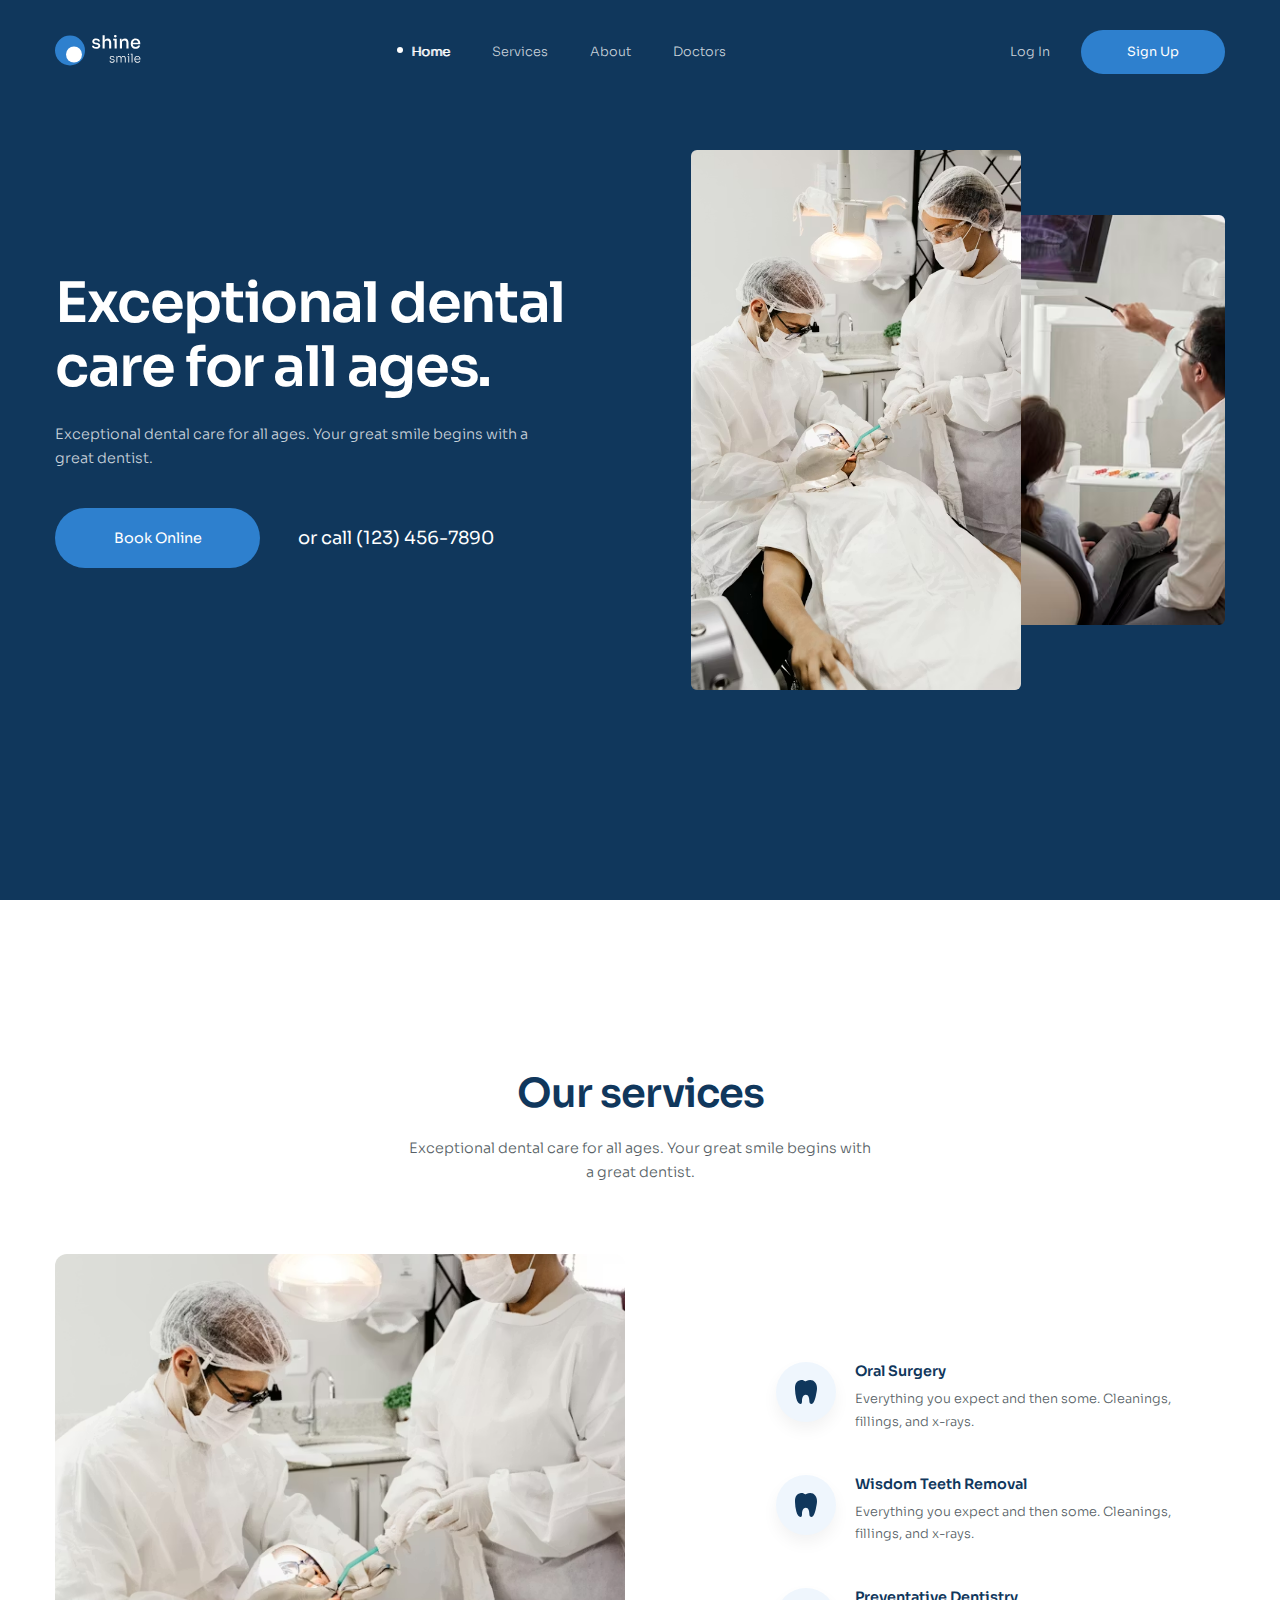
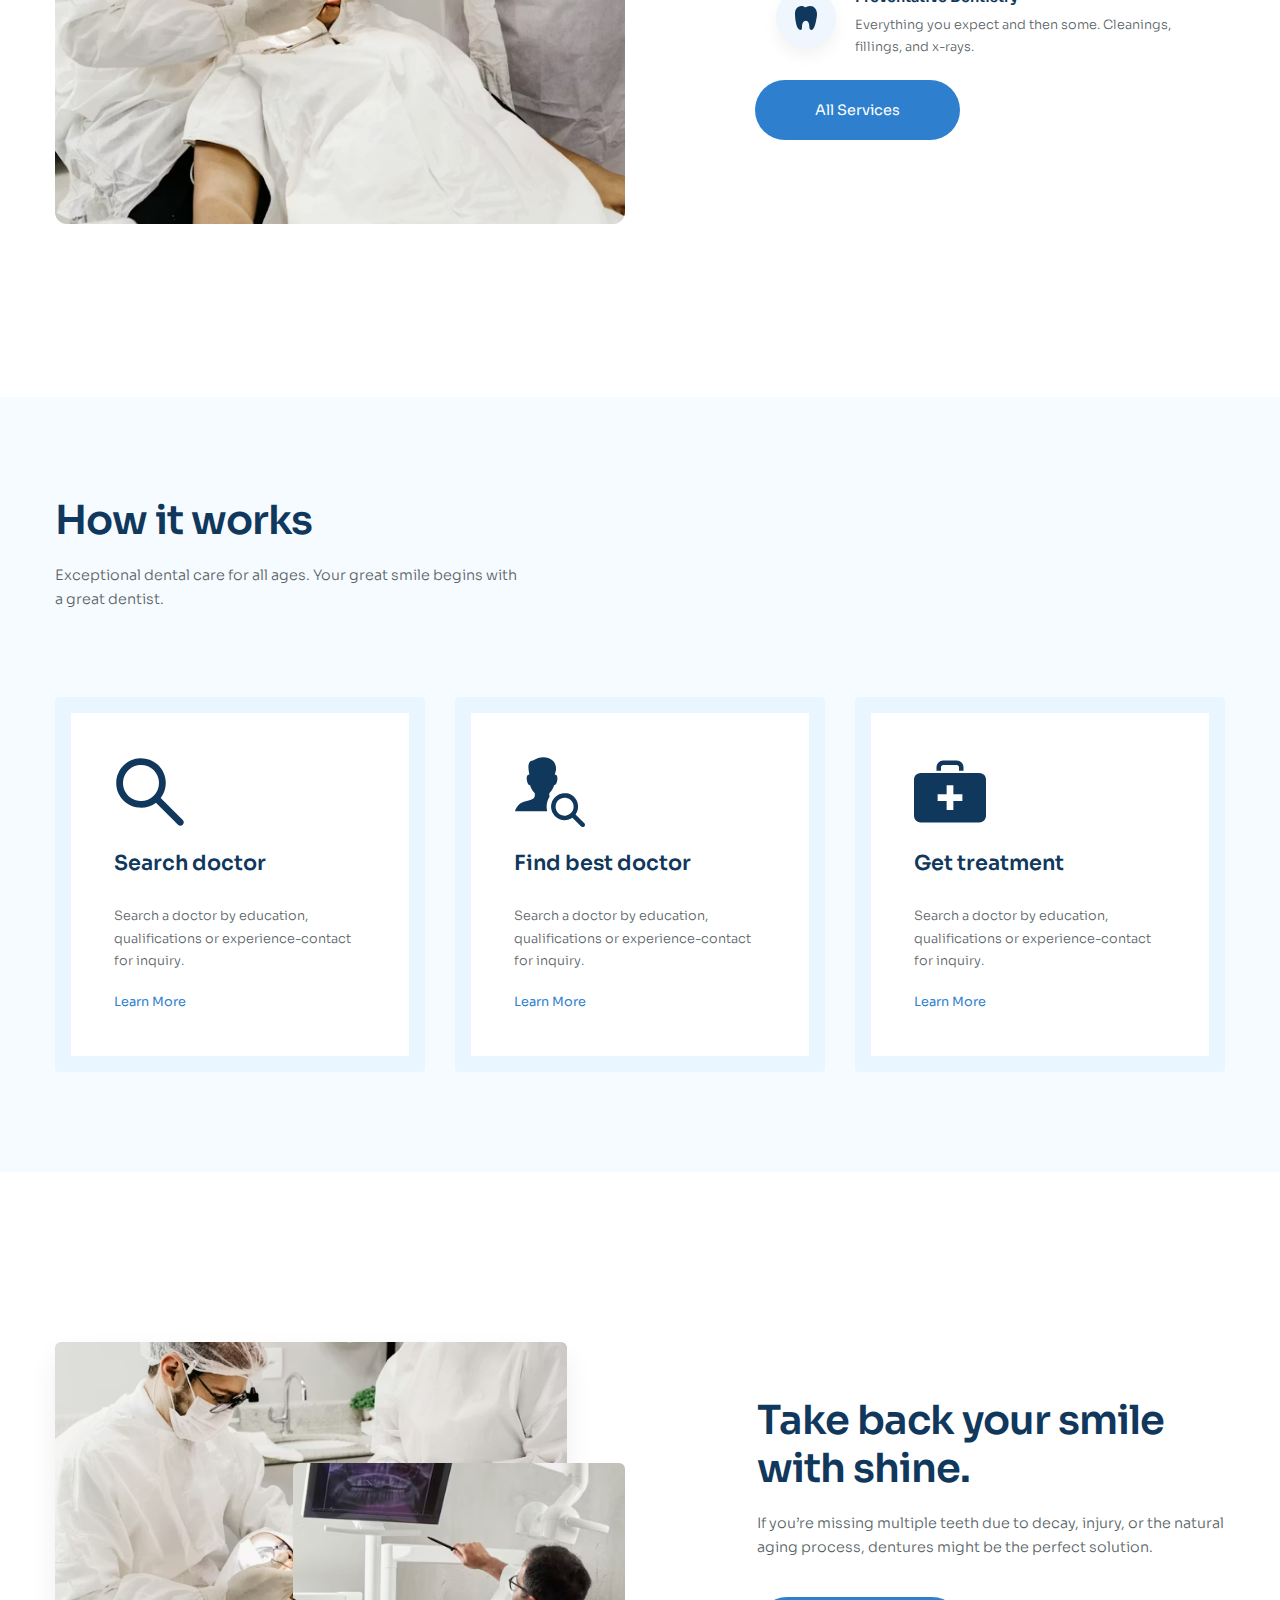
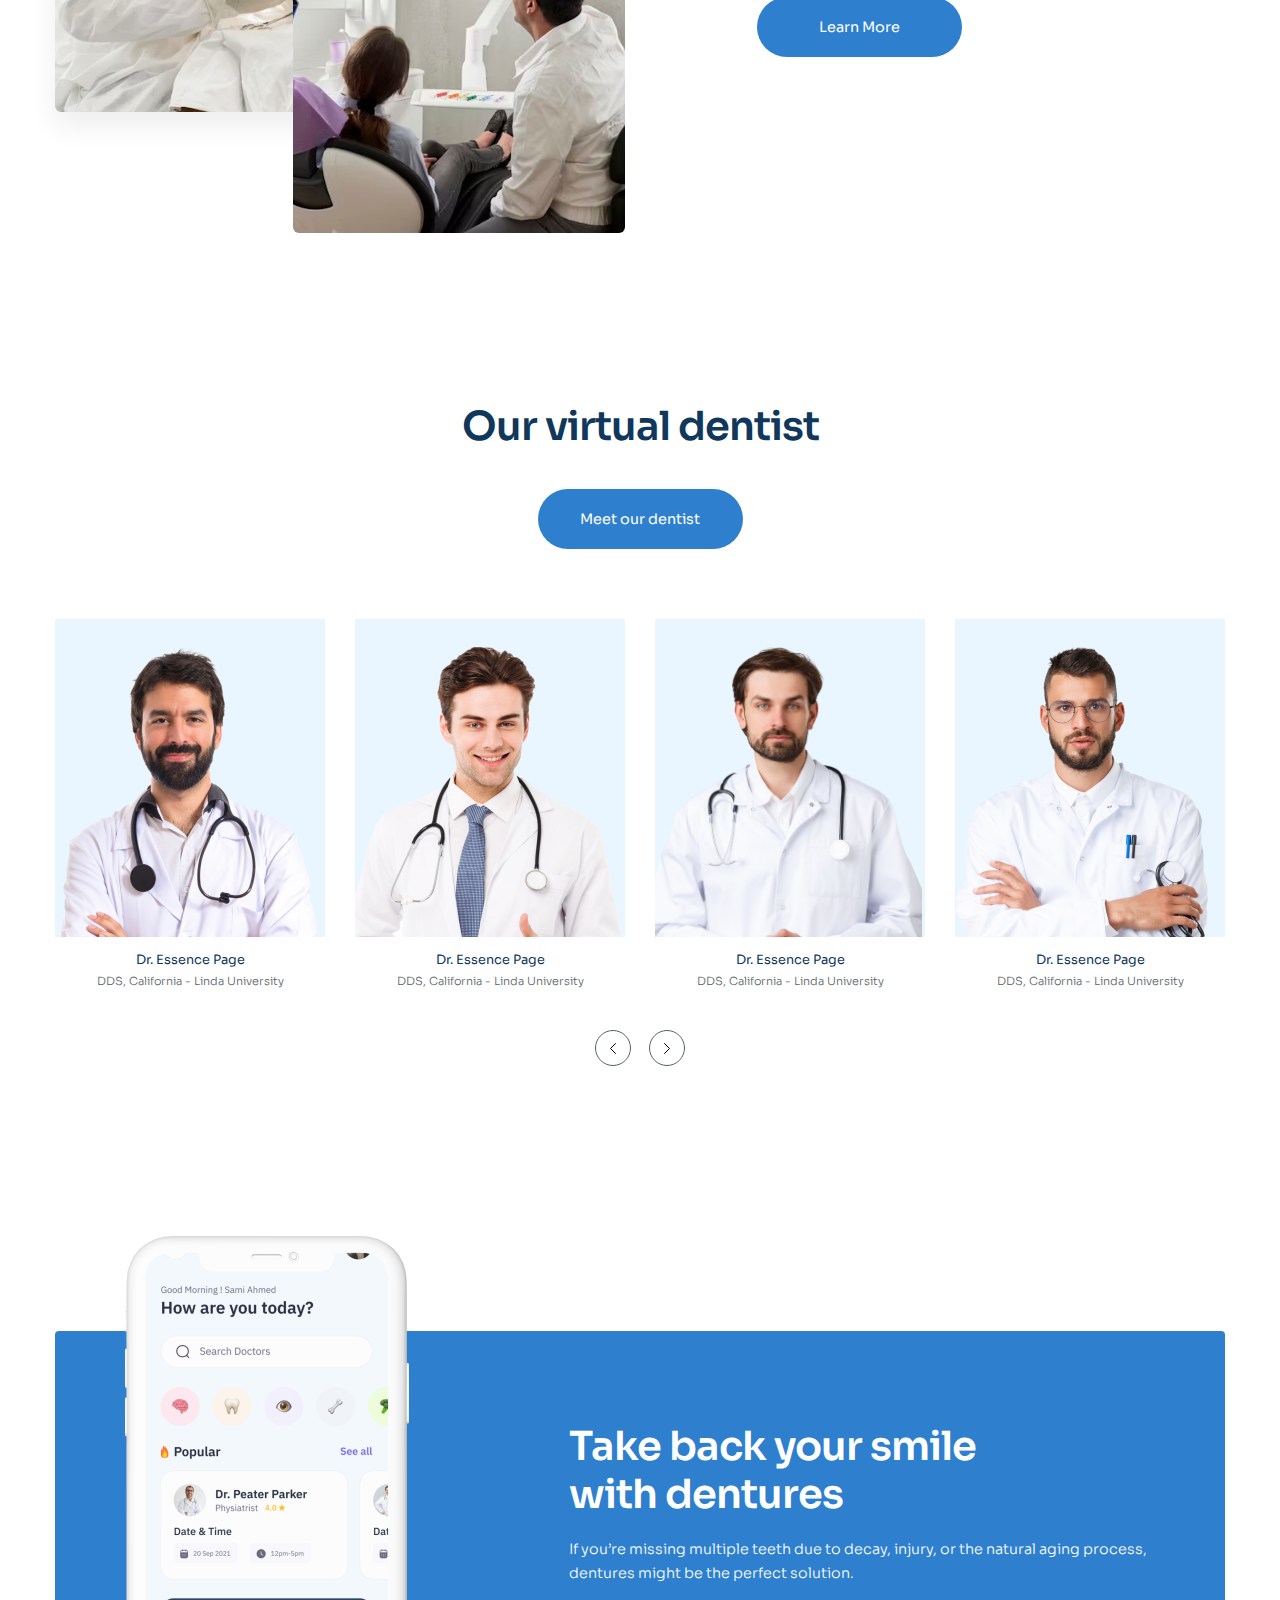
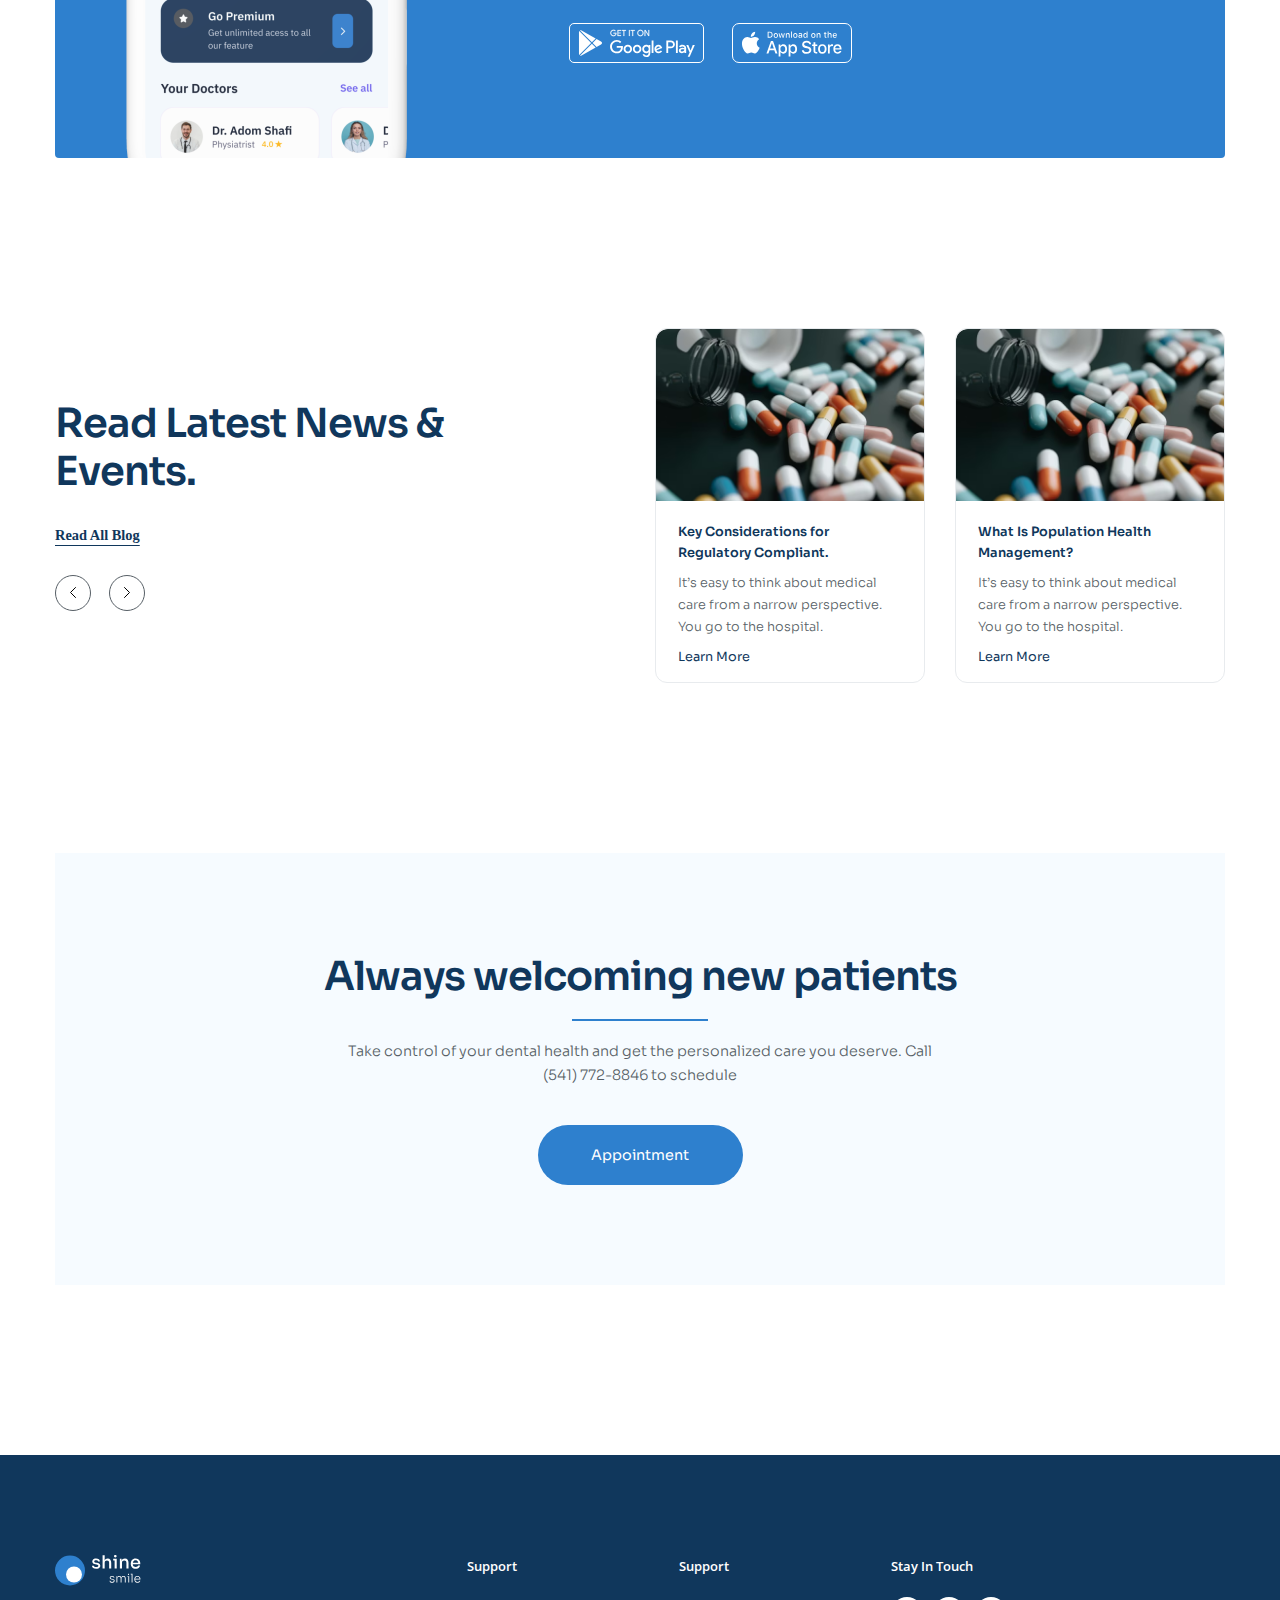
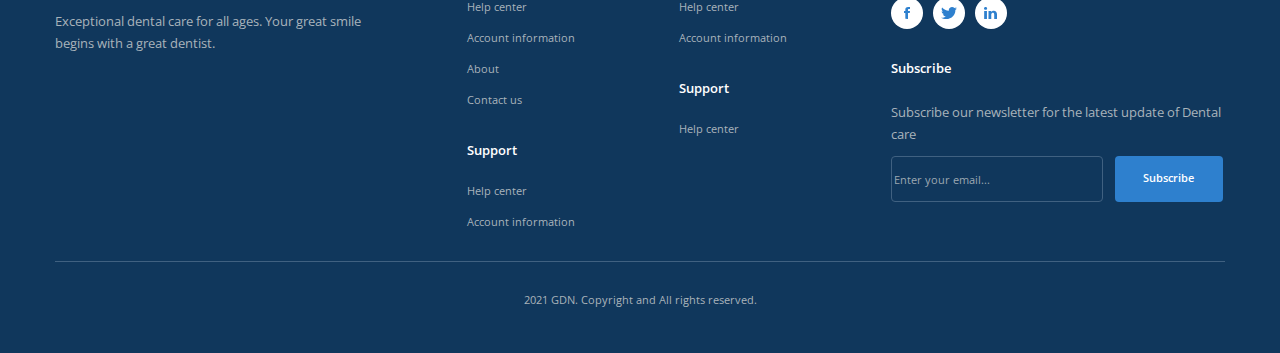
<file: index.html>
<!doctype html>
<html lang="en">
  <head>
    <meta charset="UTF-8" />
    <meta name="viewport" content="width=device-width, initial-scale=1.0" />
    <!-- font -->
    <link rel="preconnect" href="https://fonts.googleapis.com" />
    <link rel="preconnect" href="https://fonts.gstatic.com" crossorigin />
    <link
      href="https://fonts.googleapis.com/css2?family=Open+Sans:ital,wght@0,300..800;1,300..800&family=Sora:wght@100..800&display=swap"
      rel="stylesheet"
    />
    <!-- reset.css -->
    <link rel="stylesheet" href="./assets/css/reset.css" />
    <!-- style.css -->
    <link rel="stylesheet" href="./assets/css/style.css" />
    <title>shine smile</title>
  </head>
  <body>
    <!-- header -->
    <header class="header">
      <div class="container">
        <!-- thanh menu -->
        <div class="header-top">
          <!-- logo -->
          <a href="./"><img src="./assets/img/logo.svg" alt="shine smile" class="logo" /></a href="!#">
          <!-- nav -->
          <nav class="navbar">
            <ul class="navbar__list">
              <li class="navbar__item">
                <a href="#!" class="navbar__link navbar__link--active">Home</a>
              </li>
              <li class="navbar__item">
                <a href="#!" class="navbar__link">Services</a>
              </li>
              <li class="navbar__item">
                <a href="#!" class="navbar__link">About</a>
              </li>
              <li class="navbar__item">
                <a href="#!" class="navbar__link">Doctors</a>
              </li>
            </ul>
          </nav>
          <!-- cta-action -->
          <div class="header__action">
            <a href="./login.html" class="header__action--login">Log In</a>
            <a href="#!" class="btn header__action--signup">Sign Up</a>
          </div>
        </div>
        <!-- hero -->
         <section class="hero">
          <!-- hero left -->
           <section class="hero__content">
            <h1 class="hero__heading">Exceptional dental care for all ages.</h1>
            <p class="hero__desc">Exceptional dental care for all ages. Your great smile begins with a great dentist.</p>
            <div class="hero__row">
              <a href="#!" class="btn">Book Online</a>
              <span class="hero__phone">or call (123) 456-7890</span>
            </div>
           </section>
           <!-- hero right -->
            <div class="hero__media">
              <figure class="hero__images">
                <img src="./assets/img/hero-1.avif" alt="Exceptional dental care for all ages." class="hero__img hero__img--large">
                <img src="./assets/img/hero-2.avif" alt="Exceptional dental care for all ages." class="hero__img hero__img--small">
              </figure>
            </div>
         </section>
      </div>
    </header>
    <!-- main -->
     <main>
        <!-- service -->
        <section class="service">
         <div class="container">
            <h2 class="service__heading section-heading">Our services</h2>
            <p class="service__desc section-desc">Exceptional dental care for all ages. Your great smile begins with a great dentist.</p>
            <div class="service__row">
              <!-- service left -->
              <figure>
                <img src="./assets/img/hero-1.avif" alt="Our services" class="service__img">
              </figure>
              <!-- service right -->
               <div class="service__list">
                <!-- item1 -->
                 <section class="service__item">
                  <div class="service-item__icon">
                   <svg xmlns="http://www.w3.org/2000/svg" width="22" height="24" viewBox="0 0 22 24" fill="none">
                    <path d="M20.3598 2.63964C17.9506 -0.556131 14.2772 -0.568132 11.2481 1.10682C11.001 1.24657 10.7219 1.31411 10.4406 1.30222C10.1592 1.29033 9.88633 1.19945 9.65105 1.03931C8.49552 0.245717 7.29036 -0.316477 5.13904 0.207462C0.623408 1.3071 0 4.90379 0 8.99816C0.0797353 12.1602 0.500857 15.3032 1.25551 18.3683C2.11836 22.0168 3.90382 24 5.43354 24C6.96326 24 7.00963 22.2204 7.00963 20.8016C7.00963 19.2009 7.39505 14.8009 10.8642 14.8009C13.5317 14.8009 14.3333 18.4013 14.3333 20.8016C14.3329 23.095 15.1722 24 16.6628 24C19.5267 24 20.9796 15.3938 21.3719 13.1237C21.7642 10.8535 22.9882 6.12569 20.3598 2.63964Z" fill="currentColor"/>
                   </svg>
                  </div>
                  <div class="service-item__body">
                    <div class="service-item__heading">Oral Surgery</div>
                    <div class="service-item__desc">Everything you expect and then some. Cleanings, fillings, and x-rays.</div>
                  </div>
                 </section>
                <!-- item2 -->
                 <section class="service__item">
                  <div class="service-item__icon">
                   <svg xmlns="http://www.w3.org/2000/svg" width="22" height="24" viewBox="0 0 22 24" fill="none">
                    <path d="M20.3598 2.63964C17.9506 -0.556131 14.2772 -0.568132 11.2481 1.10682C11.001 1.24657 10.7219 1.31411 10.4406 1.30222C10.1592 1.29033 9.88633 1.19945 9.65105 1.03931C8.49552 0.245717 7.29036 -0.316477 5.13904 0.207462C0.623408 1.3071 0 4.90379 0 8.99816C0.0797353 12.1602 0.500857 15.3032 1.25551 18.3683C2.11836 22.0168 3.90382 24 5.43354 24C6.96326 24 7.00963 22.2204 7.00963 20.8016C7.00963 19.2009 7.39505 14.8009 10.8642 14.8009C13.5317 14.8009 14.3333 18.4013 14.3333 20.8016C14.3329 23.095 15.1722 24 16.6628 24C19.5267 24 20.9796 15.3938 21.3719 13.1237C21.7642 10.8535 22.9882 6.12569 20.3598 2.63964Z" fill="currentColor"/>
                   </svg>
                  </div>
                  <div class="service-item__body">
                    <div class="service-item__heading">Wisdom Teeth Removal</div>
                    <div class="service-item__desc">Everything you expect and then some. Cleanings, fillings, and x-rays.</div>
                  </div>
                 </section>
                <!-- item3 -->
                 <section class="service__item">
                  <div class="service-item__icon">
                     <svg xmlns="http://www.w3.org/2000/svg" width="22" height="24" viewBox="0 0 22 24" fill="none">
                      <path d="M20.3598 2.63964C17.9506 -0.556131 14.2772 -0.568132 11.2481 1.10682C11.001 1.24657 10.7219 1.31411 10.4406 1.30222C10.1592 1.29033 9.88633 1.19945 9.65105 1.03931C8.49552 0.245717 7.29036 -0.316477 5.13904 0.207462C0.623408 1.3071 0 4.90379 0 8.99816C0.0797353 12.1602 0.500857 15.3032 1.25551 18.3683C2.11836 22.0168 3.90382 24 5.43354 24C6.96326 24 7.00963 22.2204 7.00963 20.8016C7.00963 19.2009 7.39505 14.8009 10.8642 14.8009C13.5317 14.8009 14.3333 18.4013 14.3333 20.8016C14.3329 23.095 15.1722 24 16.6628 24C19.5267 24 20.9796 15.3938 21.3719 13.1237C21.7642 10.8535 22.9882 6.12569 20.3598 2.63964Z" fill="currentColor"/>
                    </svg>
                  </div>
                  <div class="service-item__body">
                    <div class="service-item__heading">Preventative Dentistry</div>
                    <div class="service-item__desc">Everything you expect and then some. Cleanings, fillings, and x-rays.</div>
                  </div>
                 </section>
                 <a href="#!" class="btn service__btn">All Services</a>
            </div>
         </div>
        </section>
         <!-- work -->
         <section class="work">
          <div class="container">
            <h2 class="section-heading">How it works</h2>
            <p class="section-desc work__desc">Exceptional dental care for all ages. Your great smile begins with a great dentist.</p>
            <div class="work__list">
              <!-- work item 1 -->
               <section class="work-item">
                <img src="./assets/img/Orion_search.svg" alt="" class="work-item__icon">
                <h3 class="work-item__heading">Search doctor</h3>
                <p class="work-item__desc">Search a doctor by education, qualifications or experience-contact for inquiry.</p>
                <a href="#!" class="work-item__more">Learn More</a>
               </section>
                <!-- work item 2 -->
               <section class="work-item">
                <img src="./assets/img/Orion_find-user.svg" alt="" class="work-item__icon">
                <h3 class="work-item__heading">Find best doctor</h3>
                <p class="work-item__desc">Search a doctor by education, qualifications or experience-contact for inquiry.</p>
                <a href="#!" class="work-item__more">Learn More</a>
               </section>
                <!-- work item 3 -->
               <section class="work-item">
                <img src="./assets/img/Orion_first-aid-kit.svg" alt="" class="work-item__icon">
                <h3 class="work-item__heading">Get treatment</h3>
                <p class="work-item__desc">Search a doctor by education, qualifications or experience-contact for inquiry.</p>
                <a href="#!" class="work-item__more">Learn More</a>
               </section>
            </div>
          </div>
         </section>
          <!-- about -->
          <section class="about">
            <div class="container">
              <div class="about-row">
                <!-- about left -->
                 <div class="about__media">
                  <figure class="about__img">
                    <img src="./assets/img/hero-1.avif" alt="" class="about__img--big">
                    <img src="./assets/img/hero-2.avif" alt="" class="about__img--small">
                  </figure>
                 </div>
                <!-- about right -->
                 <section class="about-content">
                  <h2 class="section-heading">Take back your smile with shine.</h2>
                  <p class="section-desc">If you’re missing multiple teeth due to decay, injury, or the natural aging process, dentures might be the perfect solution.</p>
                  <a href="#!" class="btn about-content__btn">Learn More</a>
                 </section>
              </div>
            </div>
          </section>
          <!-- team -->
           <section class="team">
            <div class="container">
             <div class="team-header">
                <h2 class="section-heading">Our virtual dentist</h2>
                <a href="#!" class="btn team__cta">Meet our dentist</a>
             </div>
             <div class="team__list">
              <!-- item1 -->
               <article class="team-item">
                <div class="team-item__img-bg">
                  <img src="./assets/img/doc1.png" alt="Dr. Essence Page" class="team-item__thumb">
                </div>
                <h3 class="team-item__name">Dr. Essence Page</h3>
                <p class="team-item__desc">DDS, California - Linda University</p>
               </article>
              <!-- item2 -->
               <article class="team-item">
                <div class="team-item__img-bg">
                  <img src="./assets/img/doc2.png" alt="Dr. Essence Page" class="team-item__thumb">
                </div>
                <h3 class="team-item__name">Dr. Essence Page</h3>
                <p class="team-item__desc">DDS, California - Linda University</p>
               </article>
              <!-- item3 -->
               <article class="team-item">
                <div class="team-item__img-bg">
                  <img src="./assets/img/doc3.png" alt="Dr. Essence Page" class="team-item__thumb">
                </div>
                <h3 class="team-item__name">Dr. Essence Page</h3>
                <p class="team-item__desc">DDS, California - Linda University</p>
               </article>
              <!-- item4 -->
               <article class="team-item">
                <div class="team-item__img-bg">
                  <img src="./assets/img/doc4.png" alt="Dr. Essence Page" class="team-item__thumb">
                </div>
                <h3 class="team-item__name">Dr. Essence Page</h3>
                <p class="team-item__desc">DDS, California - Linda University</p>
               </article>
             </div>
             <div class="control team__control">
              <!-- previous -->
               <button class="control__btn">
                <svg class="control-icon" xmlns="http://www.w3.org/2000/svg" width="6" height="11" viewBox="0 0 6 11" fill="none">
                  <path d="M5.5 0.5L0.5 5.5L5.5 10.5" stroke="currentColor" stroke-linecap="round" stroke-linejoin="round"/>
                </svg>
              </button>
               <!-- next -->
              <button class="control__btn">
                <svg class="control-icon control-icon--next" xmlns="http://www.w3.org/2000/svg" width="6" height="11" viewBox="0 0 6 11" fill="none">
                  <path d="M5.5 0.5L0.5 5.5L5.5 10.5" stroke="currentColor" stroke-linecap="round" stroke-linejoin="round"/>
                </svg>
              </button>
             </div>
            </div>
           </section>
          <!-- install mobile -->
           <section class="install">
            <div class="container">
              <div class="install__inner">
                <!-- install left -->
                <figure>
                  <img src="./assets/img/Rectangle.png" alt="" class="install__img">
                </figure>
                <!-- install right -->
                <section class="install__content">
                  <h2 class="section-heading install__heading">Take back your smile with dentures</h2>
                  <p class="section-desc install__desc">If you’re missing multiple teeth due to decay, injury, or the natural aging process, dentures might be the perfect solution.</p>
                  <div class="install__row">
                    <a href="#!"><img src="./assets/img/gg.svg" alt="" class="install__btn--img"></a>
                    <a href="#!"><img src="./assets/img/ap.svg" alt="" class="install__btn--img"></a>
                  </div>
                </section>
              </div>
            </div>
           </section>
          <!-- blog -->
           <section class="blog">
            <div class="container">
              <div class="blog__inner">
                <!-- blog left -->
                 <section class="blog__content">
                  <h2 class="section-heading blog__heading">Read Latest News & Events.</h2>
                  <a href="#!" class="blog__more">Read All Blog</a>
                  <div class="control blog__control">
                    <!-- previous -->
                    <button class="control__btn">
                     <svg class="control-icon" xmlns="http://www.w3.org/2000/svg" width="6" height="11" viewBox="0 0 6 11" fill="none">
                      <path d="M5.5 0.5L0.5 5.5L5.5 10.5" stroke="currentColor" stroke-linecap="round" stroke-linejoin="round"/>
                     </svg>
                    </button>
                    <!-- next -->
                    <button class="control__btn">
                     <svg class="control-icon control-icon--next" xmlns="http://www.w3.org/2000/svg" width="6" height="11" viewBox="0 0 6 11" fill="none">
                      <path d="M5.5 0.5L0.5 5.5L5.5 10.5" stroke="currentColor" stroke-linecap="round" stroke-linejoin="round"/>
                     </svg>
                    </button>
                  </div>
                 </section>
                <!-- blog right -->
                 <div class="blog__list">
                  <!-- item1 -->
                   <article class="blog-item">
                    <figure class="blog-item__wrap"><img src="./assets/img/pill.avif" alt="" class="blog-item__img"></figure>
                   <section class="blog-item__body">
                      <h3 class="blog-item__heading">Key Considerations for Regulatory Compliant.</h3>
                      <p class="blog-item__desc">It’s easy to think about medical care from a narrow perspective. You go to the hospital.</p>
                      <a href="#!" class="blog-item__more">Learn More</a>
                   </section>
                   </article>
                  <!-- item2 -->
                  <article class="blog-item">
                    <figure class="blog-item__wrap"><img src="./assets/img/pill.avif" alt="" class="blog-item__img"></figure>
                  <section class="blog-item__body">
                      <h3 class="blog-item__heading">What Is Population Health Management?</h3>
                      <p class="blog-item__desc">It’s easy to think about medical care from a narrow perspective. You go to the hospital.</p>
                      <a href="#!" class="blog-item__more">Learn More</a>
                  </section>
                  </article>
                 </div>
              </div>
            </div>
           </section>
          <!-- appointment -->
           <section class="appointment">
            <div class="container">
              <div class="appointment__inner">
                <h2 class="section-heading appointment__heading">Always welcoming new patients</h2>
                <p class="section-desc appointment__desc">Take control of your dental health and get the personalized care you deserve. Call (541) 772-8846 to  schedule</p>
                <a href="#!" class="btn appointment__btn">Appointment</a>
              </div>
            </div>
           </section>

      </div>
     </main>
    <!-- footer -->
     <section class="footer">
      <div class="container">
        <!-- top footer -->
         <div class="footer__top">
          <!-- column1 -->
          <div class="footer__column">
            <!-- logo -->
            <a href="./"><img src="./assets/img/logo.svg" alt="shine smile" class="logo" /></a href="!#">
            <p class="footer__desc">Exceptional dental care for all ages. Your great smile begins with a great dentist.</p>
          </div>
          <!-- column2 -->
          <div class="footer__column">
            <h3 class="footer__heading">Support</h3>
            <ul class="footer__list">
              <li class="footer__item"><a href="#!" class="footer__link">Help center</a></li>
              <li class="footer__item"><a href="#!" class="footer__link">Account information</a></li>
              <li class="footer__item"><a href="#!" class="footer__link">About</a></li>
              <li class="footer__item"><a href="#!" class="footer__link">Contact us</a></li>
            </ul>
            <h3 class="footer__heading">Support</h3>
            <ul class="footer__list">
              <li class="footer__item"><a href="#!" class="footer__link">Help center</a></li>
              <li class="footer__item"><a href="#!" class="footer__link">Account information</a></li>
            </ul>
          </div>
          <!-- column3 -->
          <div class="footer__column">
            <h3 class="footer__heading">Support</h3>
            <ul class="footer__list">
              <li class="footer__item"><a href="#!" class="footer__link">Help center</a></li>
              <li class="footer__item"><a href="#!" class="footer__link">Account information</a></li>
            </ul>
            <h3 class="footer__heading">Support</h3>
            <ul class="footer__list">
              <li class="footer__item"><a href="#!" class="footer__link">Help center</a></li>
            </ul>
          </div>
          <!-- column4 -->
          <div class="footer__column">
            <h3 class="footer__heading">Stay In Touch</h3>
            <div class="footer__social">
              <a href="#!" class="footer__social--btn">
                <svg xmlns="http://www.w3.org/2000/svg" width="6" height="12" viewBox="0 0 6 12" fill="none">
                  <path d="M3.98981 11.9358V6.0302H5.76473L6 3.9517H3.98981L3.9928 2.91132C3.9928 2.3692 4.0477 2.07885 4.87783 2.07885H5.98755V0H4.21224C2.07977 0 1.32931 1.00825 1.32931 2.70405V3.95186H0V6.03055H1.32931V11.8521C1.84718 11.9489 2.38257 12 2.93075 12C3.28487 12 3.63863 11.9786 3.98981 11.9358Z" fill="currentColor"/>
                </svg>
              </a>
              <a href="#!" class="footer__social--btn">
                <svg xmlns="http://www.w3.org/2000/svg" width="16" height="12" viewBox="0 0 16 12" fill="none">
                  <path d="M16 1.42062C15.405 1.66154 14.771 1.82123 14.11 1.89877C14.79 1.524 15.309 0.935077 15.553 0.225231C14.919 0.574154 14.219 0.820615 13.473 0.958154C12.871 0.366462 12.013 0 11.077 0C9.261 0 7.799 1.36062 7.799 3.02862C7.799 3.26862 7.821 3.49938 7.875 3.71908C5.148 3.59631 2.735 2.38985 1.114 0.552C0.831 1.00523 0.665 1.524 0.665 2.08246C0.665 3.13108 1.25 4.06062 2.122 4.59877C1.595 4.58954 1.078 4.44831 0.64 4.22585C0.64 4.23508 0.64 4.24708 0.64 4.25908C0.64 5.73046 1.777 6.95262 3.268 7.23415C3.001 7.30154 2.71 7.33385 2.408 7.33385C2.198 7.33385 1.986 7.32277 1.787 7.28215C2.212 8.48123 3.418 9.36277 4.852 9.39138C3.736 10.1972 2.319 10.6828 0.785 10.6828C0.516 10.6828 0.258 10.6717 0 10.6412C1.453 11.5062 3.175 12 5.032 12C11.068 12 14.368 7.38462 14.368 3.384C14.368 3.25015 14.363 3.12092 14.356 2.99262C15.007 2.56615 15.554 2.03354 16 1.42062Z" fill="currentColor"/>
                </svg>
              </a>
              <a href="#!" class="footer__social--btn">
                <svg xmlns="http://www.w3.org/2000/svg" width="13" height="12" viewBox="0 0 13 12" fill="none">
                  <path d="M0 1.39394C0 0.989891 0.146401 0.656558 0.439189 0.393939C0.731978 0.131309 1.11262 0 1.58108 0C2.04119 0 2.41344 0.129285 2.69788 0.387879C2.99066 0.654545 3.13707 1.00201 3.13707 1.4303C3.13707 1.81818 2.99486 2.14141 2.71042 2.4C2.41764 2.66667 2.03282 2.8 1.55598 2.8H1.54344C1.08333 2.8 0.711072 2.66667 0.426641 2.4C0.142209 2.13333 0 1.79798 0 1.39394ZM0.163127 12V3.90303H2.94884V12H0.163127ZM4.49228 12H7.27799V7.47879C7.27799 7.19595 7.31146 6.97777 7.37838 6.82424C7.49549 6.54949 7.67326 6.31716 7.91168 6.12727C8.1501 5.93737 8.44916 5.84242 8.80888 5.84242C9.74582 5.84242 10.2143 6.45252 10.2143 7.67273V12H13V7.35758C13 6.16161 12.7072 5.25455 12.1216 4.63636C11.536 4.01818 10.7622 3.70909 9.80019 3.70909C8.72104 3.70909 7.88031 4.15758 7.27799 5.05455V5.07879H7.26544L7.27799 5.05455V3.90303H4.49228C4.509 4.16161 4.51737 4.96565 4.51737 6.31515C4.51737 7.66464 4.509 9.55959 4.49228 12Z" fill="currentColor"/>
                </svg>
              </a>
            </div>
            <h3 class="footer__heading">Subscribe</h3>
            <p class="footer__desc">Subscribe our newsletter for the latest update of Dental care</p>
            <form class="footer-form" action="">
              <input type="email" class="footer-form__input" placeholder="Enter your email...">
              <button class="footer-form__submit">Subscribe</button>
            </form>
          </div>
         </div>
        <!-- copyright -->
         <div class="footer__copyright">
          <p class="footer__copyright-text">2021 GDN. Copyright and All rights reserved.</p>
         </div>
      </div>
     </section>
  </body>
</html>
</file>
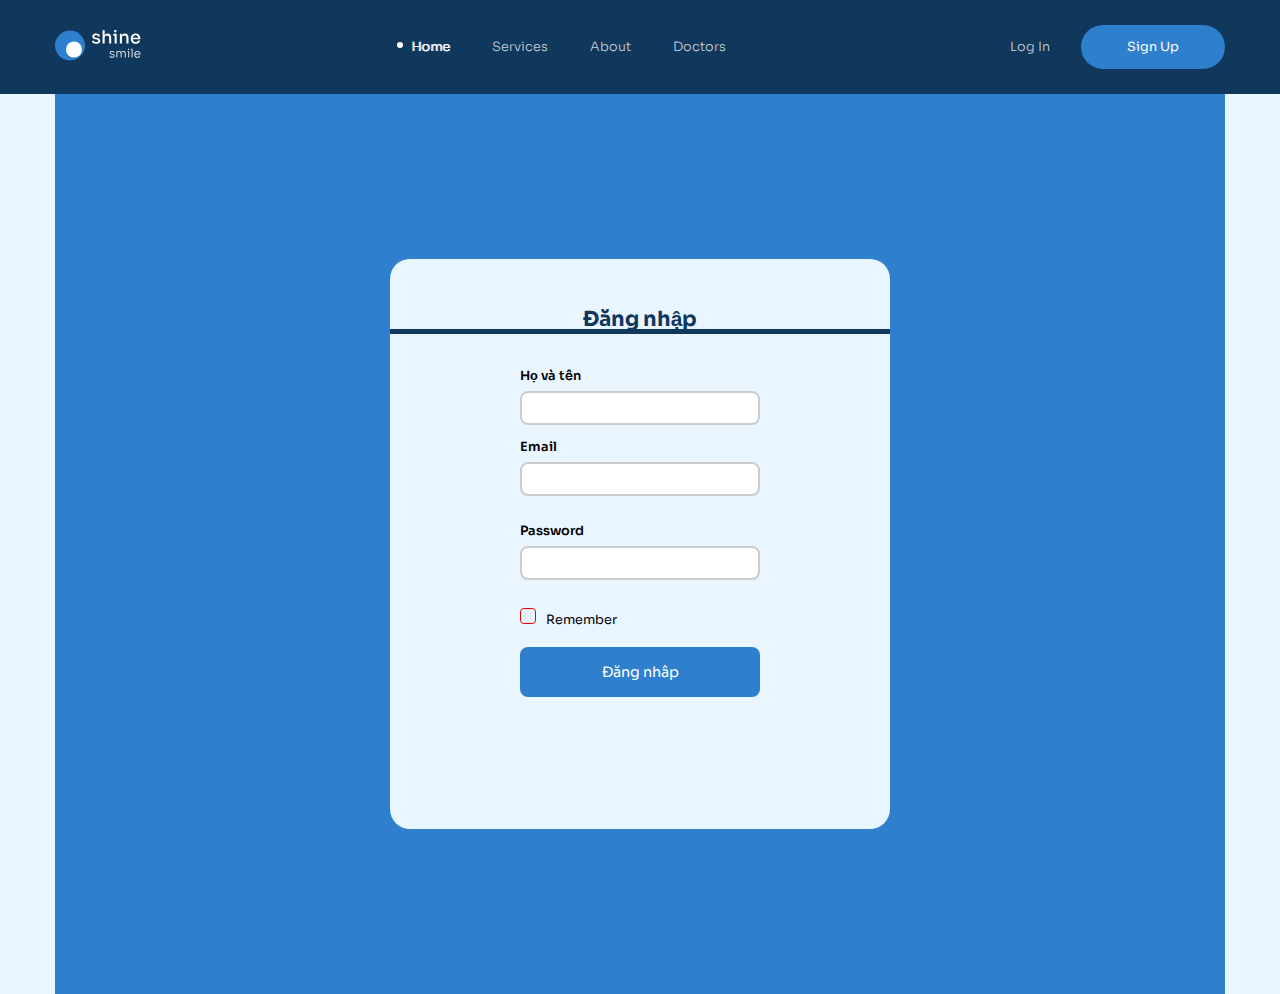
<file: login.html>
<!doctype html>
<html lang="en">
  <head>
    <meta charset="UTF-8" />
    <meta name="viewport" content="width=device-width, initial-scale=1.0" />
    <!-- font -->
    <link rel="preconnect" href="https://fonts.googleapis.com" />
    <link rel="preconnect" href="https://fonts.gstatic.com" crossorigin />
    <link
      href="https://fonts.googleapis.com/css2?family=Open+Sans:ital,wght@0,300..800;1,300..800&family=Sora:wght@100..800&display=swap"
      rel="stylesheet"
    />
    <!-- reset.css -->
    <link rel="stylesheet" href="./assets/css/reset.css" />
    <!-- style.css -->
    <link rel="stylesheet" href="./assets/css/style.css" />
    <title>login</title>
  </head>
  <body>
    <!-- header -->
    <header class="header-login">
      <div class="container">
        <!-- thanh menu -->
        <div class="header-top">
          <!-- logo -->
          <a href="./"><img src="./assets/img/logo.svg" alt="shine smile" class="logo" /></a href="!#">
          <!-- nav -->
          <nav class="navbar">
            <ul class="navbar__list">
              <li class="navbar__item">
                <a href="./index.html" class="navbar__link navbar__link--active">Home</a>
              </li>
              <li class="navbar__item">
                <a href="#!" class="navbar__link">Services</a>
              </li>
              <li class="navbar__item">
                <a href="#!" class="navbar__link">About</a>
              </li>
              <li class="navbar__item">
                <a href="#!" class="navbar__link">Doctors</a>
              </li>
            </ul>
          </nav>
          <!-- cta-action -->
          <div class="header__action">
            <a href="./login/login.html" class="header__action--login">Log In</a>
            <a href="#!" class="btn header__action--signup">Sign Up</a>
          </div>
        </div>
      </div>
    </header>
    <!-- main -->
     <main class="body-login">
      <div class="container">
                <!-- bang login -->
        <div class="login-body">
        <div>
            <h1 class="login-heading">Đăng nhập</h1>
             <div class="login">
               <form action="">
                <div class="form-group">
                  <label class="form-label"
                    >Họ và tên
                    <input class="form-input" type="text" name="name" id="name"
                  /></label>
                </div>
                <div class="form-group">
                  <label class="form-label" for="email">Email</label>
                  <input
                    class="form-input"
                    type="email"
                    id="email"
                    name="email"
                    required
                  />
                </div>
                <br />
    
                <div class="form-group">
                  <label class="form-label" for="password">Password</label>
                  <input
                    class="form-input"
                    type="password"
                    id="password"
                    name="password"
                    required
                  />
                </div>
                <br />
    
                <div class="form-group">
                  <div class="checkbox-group">
                    <input type="checkbox" name="remember" id="remember" hidden />
                    <label for="remember">Remember</label>
                  </div>
                </div>
    
                <div class="form-group">
                  <button class="btn btn-login" type="submit">Đăng nhâp</button>
                </div>
              </form>
             </div>
        </div>
        </div>
      </div>
     </main>
  </body>
</html>
</file>
<file: assets/css/style.css>
* {
  box-sizing: border-box;
}
:root {
  --header-bg: #10375c;
}
html {
  font-size: 50%;
}
body {
  font-size: 1.6rem;
  font-family: "Sora", sans-serif;
}
/* --------------common------------ */
input,
textarea,
select,
button {
  font-family: inherit;
  font-size: inherit;
}
.container {
  width: 1170px;
  margin: 0 auto;
  max-width: calc(100% - 48px);
}
a {
  text-decoration: none;
}
.btn {
  display: inline-block;
  min-width: 205px;
  line-height: 60px;
  border-radius: 999px;
  background: #2e80ce;
  color: #fff;
  font-size: 1.8rem;
  font-weight: 400;
  text-align: center;
}
.btn:hover {
  opacity: 0.9;
}
.section-heading {
  color: #10375c;
  font-size: 5rem;
  font-weight: 600;
  line-height: 1.2;
  letter-spacing: -1px;
}
.section-desc {
  margin-top: 18px;
  color: #575f66;
  font-size: 1.8rem;
  font-weight: 300;
  line-height: 1.67;
}
.control {
  display: flex;
  column-gap: 18px;
  align-items: center;
}
.control__btn {
  width: 36px;
  height: 36px;
  border-radius: 50%;
  display: flex;
  justify-content: center;
  align-items: center;
  border: 1px solid #575f66;
  background: #fff;
  cursor: pointer;
  transition: 0.25s;
}
.control__btn:hover {
  background: #2e80ce;
  border-color: #2e80ce;
  color: #fff;
}
.control-icon--next {
  rotate: 180deg;
}
/* --------------header------------ */
.header {
  background: var(--header-bg);
  min-height: 100vh;
  padding-top: 30px;
}
.header-top {
  display: flex;
  justify-content: space-between;
  align-items: center;
}
.navbar__list {
  display: flex;
}
.header__action--login,
.navbar__link {
  padding: 8px 21px;
  color: #c9d2da;
  text-align: center;
  font-size: 1.6rem;
  font-weight: 300;
  line-height: 1.75; /* 175% */
}
.navbar__link:hover,
.navbar__link--active {
  text-shadow: 1px 0 0 currentColor;
  color: #fff;
}
.navbar__link--active::before {
  content: "";
  display: inline-block;
  width: 6px;
  height: 6px;
  border-radius: 50%;
  background: #fff;
  position: relative;
  top: -3px;
  right: 8px;
}
.header__action--signup {
  min-width: 144px;
  line-height: 44px;
  font-size: 1.6rem;
}
.header__action--login {
  margin-right: 7px;
}
/* ------------hero-------------- */
.hero {
  display: flex;
  margin-top: 76px;
  align-items: center;
}
.hero__content {
  width: 44%;
}
.hero__media {
  flex: 1;
}
.hero__heading {
  color: #fff;
  font-size: 7rem;
  font-weight: 600;
  line-height: 1.14;
  letter-spacing: -1.4px;
}
.hero__desc {
  margin-top: 22px;
  color: #c9d2da;
  font-size: 1.8rem;
  font-weight: 300;
  line-height: 1.67;
}
.hero__row {
  margin-top: 38px;
  display: flex;
  align-items: center;
  column-gap: 38px;
}
.hero__phone {
  color: #fff;
  text-align: center;
  font-size: 18px;
  line-height: 1.67;
}
.hero__images {
  display: flex;
  align-items: center;
  justify-content: flex-end;
}
.hero__img--large {
  width: 330px;
  height: 540px;
  border-radius: 6px;
  object-fit: cover;
  margin-right: -6px;
  z-index: 1;
}
.hero__img--small {
  width: 210px;
  height: 410px;
  border-radius: 6px;
  object-fit: cover;
}
/* ------------service----------- */
.service {
  padding: 170px 0px;
}
.service__heading,
.service__desc {
  text-align: center;
}
.service__desc {
  width: 468px;
  margin: 18px auto 0;
}
.service__row {
  margin-top: 70px;
  display: flex;
  justify-content: space-between;
  align-items: center;
}
.service__img {
  width: 570px;
  height: 570px;
  border-radius: 12px;
  object-fit: cover;
}
.service__item {
  padding: 21px;
  display: flex;
  width: 470px;
  border-radius: 10px;
  background: #fff;
  transition: 0.25s;
}
.service__item:hover {
  position: relative;
  box-shadow: 0 14px 28px 0 rgba(0, 0, 0, 0.05);
}
.service__item:hover .service-item__icon {
  color: #fff;
  background: #2e80ce;
}
.service-item__icon {
  width: 60px;
  height: 60px;
  border-radius: 30px;
  background: #eff6fd;
  box-shadow: 0 8px 16px 0 rgba(0, 0, 0, 0.05);
  display: flex;
  justify-content: center;
  align-items: center;
  flex-shrink: 0;
  margin-right: 19px;
  transition: 0.25s;
  color: #10375c;
}
.service-item__heading {
  color: #10375c;
  font-size: 1.8rem;
  font-weight: 600;
  line-height: normal;
}
.service-item__desc {
  margin-top: 8px;
  color: #575f66;
  font-size: 1.6rem;
  font-weight: 300;
  line-height: 1.75;
}
/* -------------work------------- */
.work {
  background: #f6fbff;
  padding: 100px 0;
}
.work__desc {
  width: 468px;
}
.work__list {
  margin-top: 86px;
  display: grid;
  grid-template-columns: repeat(3, 1fr);
  column-gap: 30px;
}
.work-item {
  padding: 43px;
  border-radius: 4px;
  background: #fff;
  border: 16px solid #eaf6ff;
  transition: 0.25s;
}
.work-item:hover {
  border-color: #2e80ce;
  transform: translateY(-16px);
}
.work-item__heading {
  margin-top: 18px;
  color: #10375c;
  font-size: 2.6rem;
  font-weight: 600;
  line-height: 1.38;
}
.work-item__desc {
  margin-top: 28px;
  color: #575f66;
  font-size: 1.6rem;
  font-weight: 300;
  line-height: 1.75;
}
.work-item__more {
  display: inline-block;
  margin-top: 18px;
  color: #2e80ce;
  font-size: 1.6rem;
  line-height: 1.75;
}
/* --------------about-------------- */
.about {
  margin-top: 85px;
  padding: 85px 0 206px;
}
.about-row {
  display: flex;
  align-items: center;
  justify-content: space-between;
}
.about__media {
  width: 49%;
}
.about-content {
  width: 40%;
}
.about__img {
  position: relative;
}
.about__img--big {
  display: flex;
  width: 512px;
  height: 370px;
  border-radius: 6px;
  box-shadow: 0 14px 28px 0 rgba(0, 0, 0, 0.07);
  object-fit: cover;
}
.about__img--small {
  position: absolute;
  top: 121px;
  left: 238px;
  width: 332px;
  height: 370px;
  border-radius: 6px;
  object-fit: cover;
}
.about-content__btn {
  margin-top: 38px;
}
/* --------------team--------------- */
.team {
  padding: 85px 0px;
}
.team-header {
  text-align: center;
  margin: 0 auto;
}
.team__cta {
  margin-top: 38px;
}
.team__list {
  margin-top: 70px;
  display: grid;
  column-gap: 30px;
  grid-template-columns: repeat(4, 1fr);
}
.team-item__thumb {
  height: 290px;
  max-width: 100%;
  object-fit: cover;
  display: block;
  transition: 0.5s;
}
.team-item__img-bg {
  background: #eaf6ff;
  padding-top: 28px;
  overflow: hidden;
}
.team-item:hover .team-item__thumb {
  transform: scale(1.1);
}
.team-item__name {
  margin-top: 12px;
  color: #10375c;
  text-align: center;
  font-size: 1.6rem;
  line-height: 1.75;
}
.team-item__desc {
  color: #575f66;
  text-align: center;
  font-size: 1.4rem;
  font-weight: 300;
  line-height: 1.86;
}
.team__control {
  margin-top: 38px;
  justify-content: center;
}
/* --------------install--------------- */
.install__inner {
  margin: 180px 0 85px;
  position: relative;
  height: 427px;
  border-radius: 4px;
  background: #2e80ce;
  display: flex;
  align-items: center;
  padding: 0 70px;
  justify-content: space-between;
}
.install__img {
  position: absolute;
  bottom: 0;
  width: 284px;
  height: 522px;
  object-fit: cover;
}
.install__content {
  max-width: 586px;
}
.install__heading {
  max-width: 489px;
  color: #fff;
}
.install__desc {
  margin-top: 18px;
  max-width: 586px;
  color: #fff;
}
.install__row {
  margin-top: 38px;
  display: flex;
  column-gap: 28px;
  align-items: center;
}
/* -------------blog----------- */
.blog {
  padding: 85px 0px;
}
.blog__inner {
  display: flex;
  align-items: center;
  justify-content: space-between;
}
.blog__content {
  width: 40%;
}
.blog__heading {
  max-width: 470px;
}
.blog__more {
  display: flex;
  margin-top: 28px;
  margin-bottom: 28px;
  color: #10375c;
  font-family: Inter;
  font-size: 1.8rem;
  font-weight: 600;
  line-height: 1.56;
  text-decoration-line: underline;
  text-underline-offset: 5px;
}
.blog__list {
  display: grid;
  grid-template-columns: repeat(2, 1fr);
  column-gap: 30px;
}
.blog-item {
  max-width: 270px;
  border-radius: 12px;
  border: 1px solid #e8ebee;
  background: #fff;
  overflow: hidden;
}
.blog-item:hover {
  box-shadow: 0 18px 50px 0 rgba(0, 0, 0, 0.05);
  border: transparent;
}
.blog-item:hover .blog-item__img {
  transform: scale(1.1);
}
.blog-item__img {
  width: 270px;
  height: 172px;
  border-radius: 12px 12px 0 0;
  object-fit: cover;
  transition: 0.25s;
}
.blog-item__wrap {
  overflow: hidden;
}
.blog-item__body {
  padding: 18px 22px;
}
.blog-item__heading {
  color: #10375c;
  font-size: 1.6rem;
  font-weight: 600;
  line-height: 1.62;
}
.blog-item__desc {
  margin-top: 10px;
  color: #575f66;
  font-size: 1.4;
  font-weight: 300;
  line-height: 1.71;
}
.blog-item__more {
  display: inline-block;
  margin-top: 12px;
  color: #10375c;
  font-size: 1.4;
}
.blog-item__more:hover {
  color: #2e80ce;
}
/* --------------appointment---------- */
.appointment {
  margin-top: 85px;
}
.appointment__inner {
  padding: 100px 178px;
  background: #f6fbff;
  text-align: center;
}
.appointment__heading::after {
  content: "";
  display: block;
  width: 136px;
  height: 2px;
  background: #2e80ce;
  margin: 18px auto 0px;
}
.appointment__desc {
  margin: 18px auto 0px;
  max-width: 617px;
}
.appointment__btn {
  margin-top: 38px;
}
/* ----------------footer-------------- */
.footer {
  margin-top: 170px;
  padding-top: 100px;
  background: #10375c;
  font-family: "Open Sans", sans-serif;
}
.footer__top {
  display: grid;
  grid-template-columns: 1fr 0.4fr 0.4fr 1fr;
  column-gap: 78px;
}
.footer__desc {
  margin-top: 21px;
  color: #a9b3bb;
  font-size: 1.6rem;
  line-height: 1.75;
}
.footer__heading {
  color: #fff;
  font-size: 1.6;
  font-weight: 600;
  line-height: 1.75;
}
.footer__list {
  margin: 20px 0 28px;
}
.footer__link {
  color: #a9b3bb;
  font-size: 1.4rem;
  font-weight: 400;
  line-height: 1.86;
  white-space: nowrap;
}
.footer__link:hover {
  text-decoration: underline;
}
.footer__item {
  margin-bottom: 10px;
}
.footer__social {
  margin: 20px 0 28px;
  display: flex;
  column-gap: 10px;
}
.footer__social--btn {
  display: flex;
  justify-content: center;
  align-items: center;
  width: 32px;
  height: 32px;
  border-radius: 50%;
  background: #fff;
  color: #2e80ce;
  transition: 0.25s;
}
.footer__social--btn:hover {
  background: #2e80ce;
  color: #fff;
}
.footer-form {
  display: flex;
  column-gap: 12px;
  margin-top: 10px;
}
.footer-form__input {
  width: 212px;
  height: 46px;
  border-radius: 4px;
  border: 1px solid #406181;
  background: transparent;
  color: #fff;
}
.footer-form__input::placeholder {
  color: #9ca8b1;
  font-size: 1.4rem;
  line-height: 1.86;
}
.footer-form__submit {
  width: 108px;
  height: 46px;
  border-radius: 4px;
  background: #2e80ce;
  color: #fff;
  font-size: 1.4rem;
  font-weight: 600;
  line-height: 1.86;
  border: none;
}
.footer-form__submit:hover {
  cursor: pointer;
  opacity: 0.9;
}
.footer__copyright {
  border-top: 1px solid #406181;
}
.footer__copyright-text {
  padding: 28px 0 42px;
  color: #aab3ba;
  text-align: center;
  font-size: 1.4rem;
  line-height: 1.86;
}
/* --------------login------------ */
.header-login {
  background: #10375c;
  padding: 25px;
}
.body-login {
  background: #eaf6ff;
}
.login-body {
  background: #2e80ce;
  display: flex;
  align-items: center;
  justify-content: center;
  height: 100vh;
}
.login {
  width: 500px;
  height: 500px;
  background-color: #eaf6ff;
  display: flex;
  justify-content: center;
  border-top: 5px solid #10375c;
  border-radius: 0 0 20px 20px;
}
.login-heading {
  width: 500px;
  padding-top: 50px;
  color: #10375c;
  font-size: 2.6rem;
  font-weight: 700;
  text-align: center;
  background-color: #eaf6ff;
  border-radius: 20px 20px 0 0;
}
form {
  margin-top: 20px;
}

.form-group {
  margin-top: 16px;
}

.form-label,
.form-input {
  display: block;
}

.form-label {
  font-weight: 600;
}

.form-input {
  width: 240px;
  height: 34px;
  margin-top: 8px;
  padding: 4px 8px;
  border: 2px solid #ccc;
  border-radius: 8px;
}

.form-group .btn.btn-login {
  height: 50px;
  width: 240px;
  margin-top: 20px;
  padding: 10px 28px;
  border: 1px solid transparent;
  border-radius: 8px;
  color: #fff;
  background: #2e80ce;
  cursor: pointer;
  display: flex;
  align-items: center;
  justify-content: center;
}

.form-group .btn:hover {
  opacity: 0.9;
}
label {
  user-select: none;
}
.checkbox-group label::after,
.checkbox-group label::before {
  content: "";
  display: inline-block;
}
.checkbox-group label::before {
  margin-right: 10px;
  width: 14px;
  height: 14px;
  border: 1px solid red;
  border-radius: 4px;
}
.checkbox-group [type="checkbox"]:checked ~ label::before {
  background-color: #2e80ce;
}
</file>
